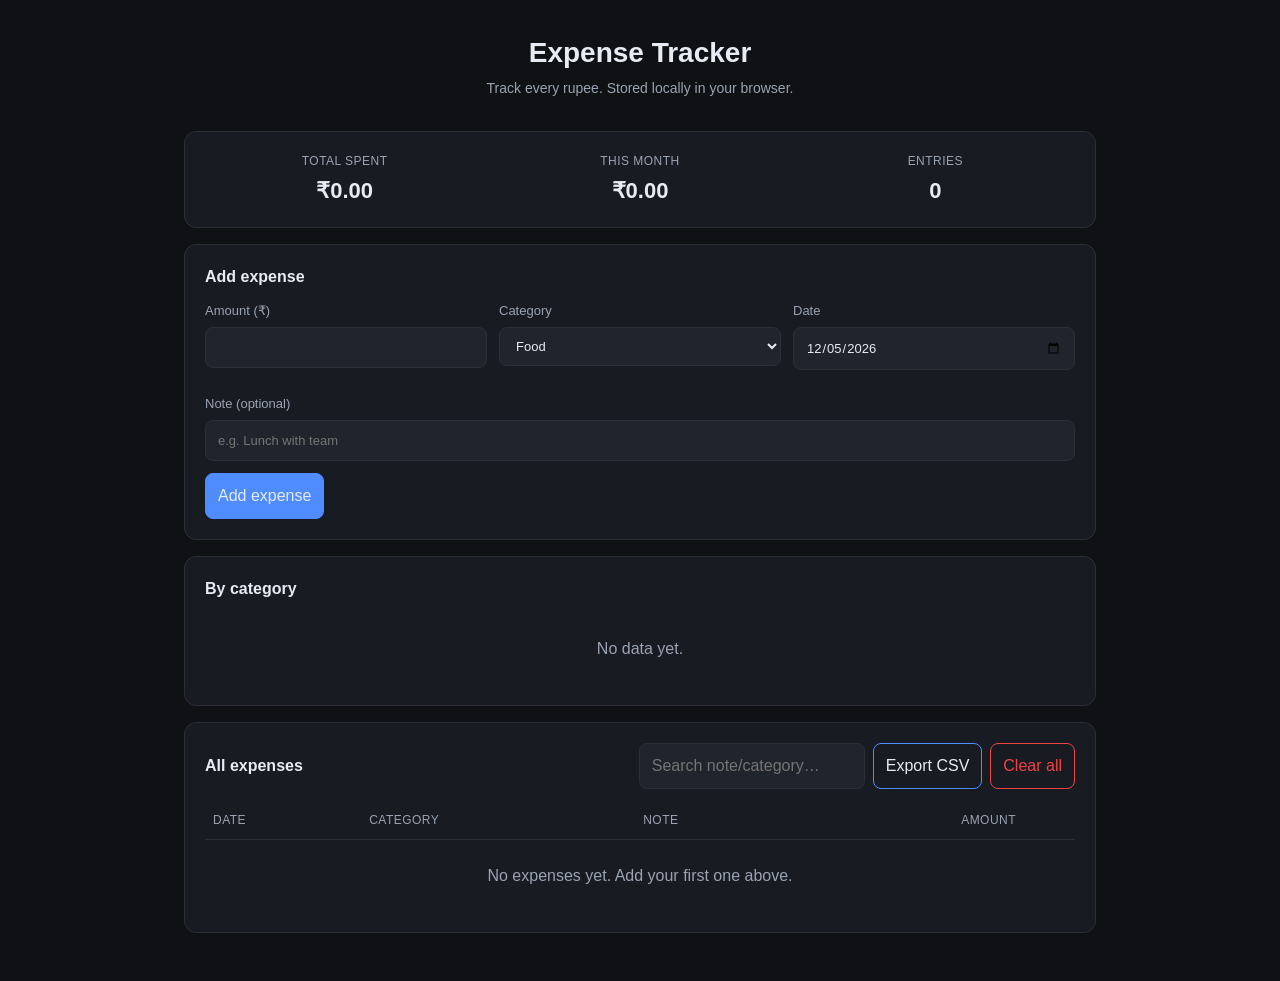
<file: index.html>
<!DOCTYPE html>
<html lang="en">
<head>
  <meta charset="UTF-8" />
  <meta name="viewport" content="width=device-width, initial-scale=1.0" />
  <title>Expense Tracker</title>
  <link rel="stylesheet" href="styles.css" />
</head>
<body>
  <header>
    <h1>Expense Tracker</h1>
    <p class="tagline">Track every rupee. Stored locally in your browser.</p>
  </header>

  <main>
    <section class="card summary">
      <div class="stat">
        <span class="label">Total spent</span>
        <span id="total" class="value">₹0.00</span>
      </div>
      <div class="stat">
        <span class="label">This month</span>
        <span id="month-total" class="value">₹0.00</span>
      </div>
      <div class="stat">
        <span class="label">Entries</span>
        <span id="count" class="value">0</span>
      </div>
    </section>

    <section class="card">
      <h2>Add expense</h2>
      <form id="expense-form">
        <div class="row">
          <label>
            Amount (₹)
            <input type="number" id="amount" step="0.01" min="0" required />
          </label>
          <label>
            Category
            <select id="category" required>
              <option value="Food">Food</option>
              <option value="Travel">Travel</option>
              <option value="Shopping">Shopping</option>
              <option value="Bills">Bills</option>
              <option value="Health">Health</option>
              <option value="Entertainment">Entertainment</option>
              <option value="Investment">Investment</option>
              <option value="Other">Other</option>
            </select>
          </label>
          <label>
            Date
            <input type="date" id="date" required />
          </label>
        </div>
        <label>
          Note (optional)
          <input type="text" id="note" maxlength="120" placeholder="e.g. Lunch with team" />
        </label>
        <button type="submit">Add expense</button>
      </form>
    </section>

    <section class="card">
      <div class="card-head">
        <h2>By category</h2>
      </div>
      <div id="by-category" class="by-category"></div>
    </section>

    <section class="card">
      <div class="card-head">
        <h2>All expenses</h2>
        <div class="actions">
          <input type="search" id="search" placeholder="Search note/category…" />
          <button id="export-btn" type="button">Export CSV</button>
          <button id="clear-btn" type="button" class="danger">Clear all</button>
        </div>
      </div>
      <div class="table-wrap">
        <table id="expense-table">
          <thead>
            <tr>
              <th>Date</th>
              <th>Category</th>
              <th>Note</th>
              <th class="num">Amount</th>
              <th></th>
            </tr>
          </thead>
          <tbody></tbody>
        </table>
        <p id="empty" class="empty">No expenses yet. Add your first one above.</p>
      </div>
    </section>
  </main>

  <script src="app.js"></script>
</body>
</html>
</file>
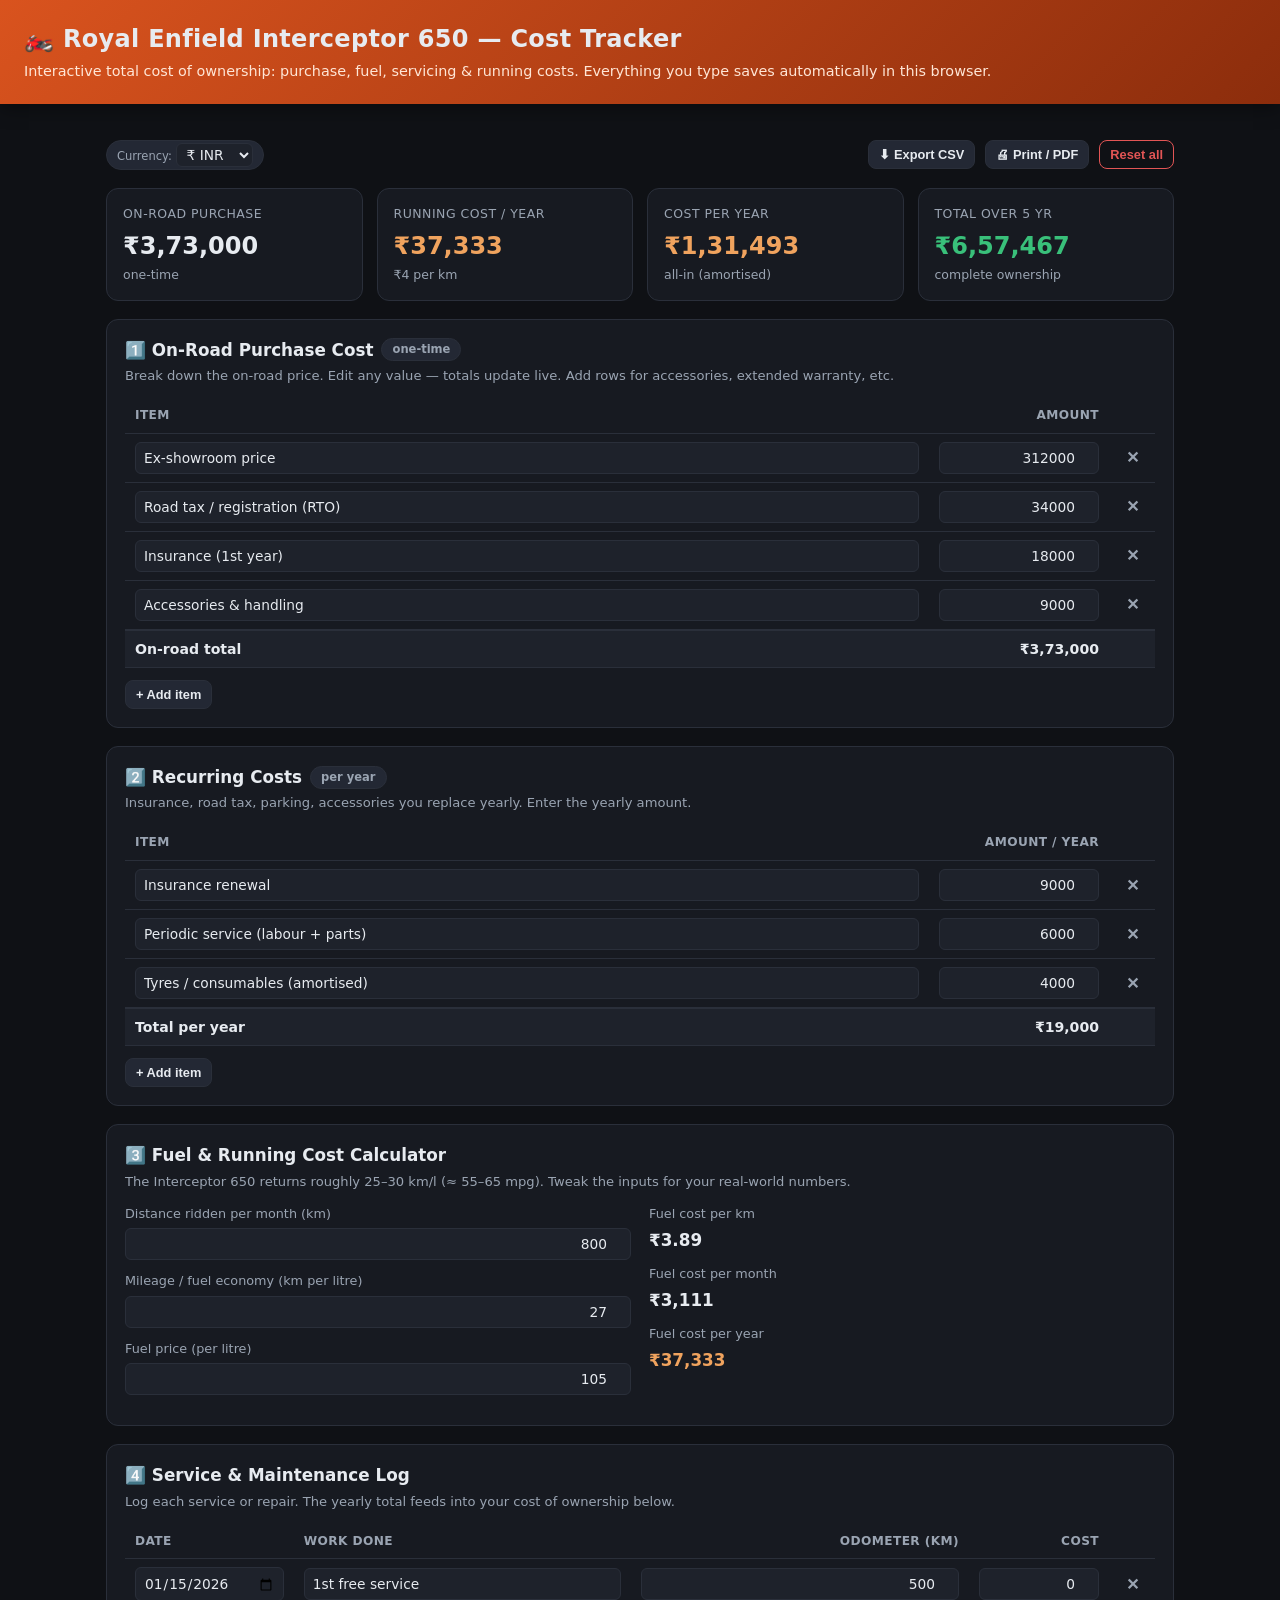
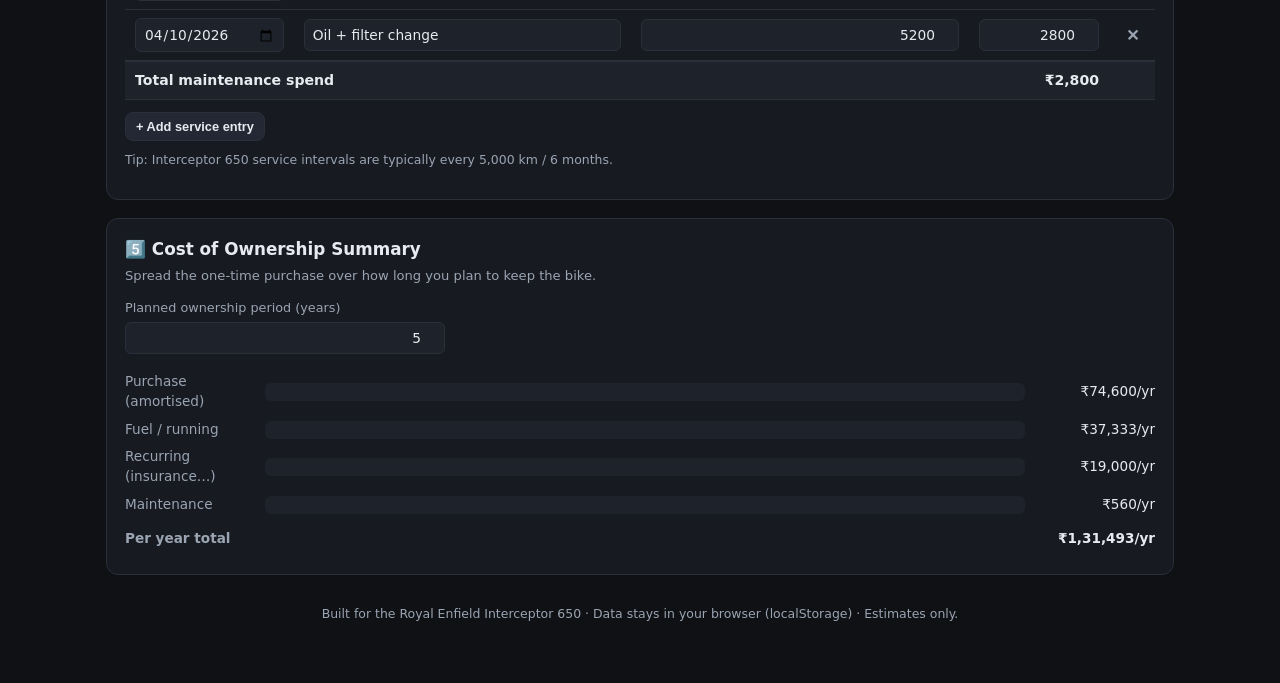
<file: interceptor-650-cost-tracker.html>
<!DOCTYPE html>
<html lang="en">
<head>
<meta charset="UTF-8" />
<meta name="viewport" content="width=device-width, initial-scale=1.0" />
<title>Royal Enfield Interceptor 650 — Cost Tracker</title>
<style>
  :root{
    --bg:#0f1115; --panel:#171a21; --panel2:#1e222b; --line:#2a2f3a;
    --txt:#e7ebf0; --muted:#9aa4b2; --accent:#d9531e; --accent2:#f0a35e;
    --green:#39c07a; --red:#e25555; --chip:#232834;
  }
  *{box-sizing:border-box}
  body{
    margin:0; font-family:"Segoe UI",system-ui,-apple-system,Roboto,sans-serif;
    background:var(--bg); color:var(--txt); line-height:1.45;
  }
  header{
    background:linear-gradient(135deg,#d9531e,#8c2d0c);
    padding:22px 24px; box-shadow:0 4px 18px rgba(0,0,0,.4);
  }
  header h1{margin:0; font-size:1.5rem; letter-spacing:.3px}
  header p{margin:4px 0 0; color:#ffe6d6; font-size:.9rem}
  .wrap{max-width:1100px; margin:0 auto; padding:20px 16px 60px}

  .toolbar{display:flex; flex-wrap:wrap; gap:10px; align-items:center; margin:16px 0}
  .toolbar .spacer{flex:1}
  button{
    background:var(--accent); color:#fff; border:none; border-radius:8px;
    padding:9px 14px; font-size:.85rem; cursor:pointer; font-weight:600;
    transition:.15s; white-space:nowrap;
  }
  button:hover{filter:brightness(1.08)}
  button.ghost{background:var(--chip); color:var(--txt); border:1px solid var(--line)}
  button.danger{background:transparent; color:var(--red); border:1px solid var(--red); padding:6px 10px; font-size:.8rem}
  button.sm{padding:6px 10px; font-size:.8rem}

  .cards{display:grid; grid-template-columns:repeat(auto-fit,minmax(180px,1fr)); gap:14px; margin:18px 0}
  .card{background:var(--panel); border:1px solid var(--line); border-radius:12px; padding:16px}
  .card .label{color:var(--muted); font-size:.78rem; text-transform:uppercase; letter-spacing:.5px}
  .card .value{font-size:1.5rem; font-weight:700; margin-top:6px}
  .card .sub{color:var(--muted); font-size:.78rem; margin-top:2px}
  .card.accent .value{color:var(--accent2)}
  .card.green .value{color:var(--green)}

  section{background:var(--panel); border:1px solid var(--line); border-radius:12px; padding:18px; margin:18px 0}
  section h2{margin:0 0 4px; font-size:1.05rem; display:flex; align-items:center; gap:8px}
  section .hint{color:var(--muted); font-size:.82rem; margin:0 0 14px}

  table{width:100%; border-collapse:collapse; font-size:.88rem}
  th,td{text-align:left; padding:8px 10px; border-bottom:1px solid var(--line)}
  th{color:var(--muted); font-weight:600; font-size:.76rem; text-transform:uppercase; letter-spacing:.4px}
  td.num,th.num{text-align:right}
  tfoot td, tr.total td{font-weight:700; border-top:2px solid var(--line); background:var(--panel2)}
  input,select{
    width:100%; background:var(--panel2); border:1px solid var(--line); color:var(--txt);
    border-radius:6px; padding:7px 8px; font-size:.86rem; font-family:inherit;
  }
  input:focus,select:focus{outline:1px solid var(--accent)}
  input[type=number]{text-align:right}
  .row-actions{width:46px; text-align:center}
  td .del{background:transparent; border:none; color:var(--muted); cursor:pointer; font-size:1rem; padding:2px 6px}
  td .del:hover{color:var(--red)}

  .grid2{display:grid; grid-template-columns:1fr 1fr; gap:18px}
  @media(max-width:760px){.grid2{grid-template-columns:1fr}}

  .field{display:flex; flex-direction:column; gap:5px; margin-bottom:12px}
  .field label{font-size:.8rem; color:var(--muted)}
  .field .out{font-weight:700; font-size:1.05rem}

  .bar-row{display:flex; align-items:center; gap:10px; margin:8px 0; font-size:.85rem}
  .bar-row .name{width:130px; color:var(--muted); flex-shrink:0}
  .bar-track{flex:1; background:var(--panel2); border-radius:6px; height:18px; overflow:hidden}
  .bar-fill{height:100%; background:linear-gradient(90deg,var(--accent),var(--accent2))}
  .bar-row .amt{width:120px; text-align:right; font-variant-numeric:tabular-nums}

  .pill{display:inline-block; background:var(--chip); border:1px solid var(--line); border-radius:20px; padding:2px 10px; font-size:.72rem; color:var(--muted)}
  .note{font-size:.78rem; color:var(--muted); margin-top:10px}
  footer{text-align:center; color:var(--muted); font-size:.78rem; margin-top:30px}
  a{color:var(--accent2)}
</style>
</head>
<body>
<header>
  <h1>🏍️ Royal Enfield Interceptor 650 — Cost Tracker</h1>
  <p>Interactive total cost of ownership: purchase, fuel, servicing &amp; running costs. Everything you type saves automatically in this browser.</p>
</header>

<div class="wrap">

  <div class="toolbar">
    <span class="pill">Currency: <select id="currency" style="width:auto;display:inline-block;padding:2px 6px">
      <option value="₹">₹ INR</option><option value="$">$ USD</option><option value="£">£ GBP</option><option value="€">€ EUR</option>
    </select></span>
    <span class="spacer"></span>
    <button class="ghost sm" id="exportCsv">⬇ Export CSV</button>
    <button class="ghost sm" id="printBtn">🖨 Print / PDF</button>
    <button class="danger sm" id="resetBtn">Reset all</button>
  </div>

  <!-- SUMMARY CARDS -->
  <div class="cards" id="summaryCards"></div>

  <!-- 1. PURCHASE / ON-ROAD COST -->
  <section>
    <h2>1️⃣ On-Road Purchase Cost <span class="pill">one-time</span></h2>
    <p class="hint">Break down the on-road price. Edit any value — totals update live. Add rows for accessories, extended warranty, etc.</p>
    <table id="purchaseTable">
      <thead>
        <tr><th>Item</th><th class="num" style="width:180px">Amount</th><th class="row-actions"></th></tr>
      </thead>
      <tbody></tbody>
      <tfoot>
        <tr class="total"><td>On-road total</td><td class="num" id="purchaseTotal">—</td><td></td></tr>
      </tfoot>
    </table>
    <button class="ghost sm" style="margin-top:12px" data-add="purchase">+ Add item</button>
  </section>

  <!-- 2. RECURRING / ANNUAL COSTS -->
  <section>
    <h2>2️⃣ Recurring Costs <span class="pill">per year</span></h2>
    <p class="hint">Insurance, road tax, parking, accessories you replace yearly. Enter the yearly amount.</p>
    <table id="recurringTable">
      <thead>
        <tr><th>Item</th><th class="num" style="width:180px">Amount / year</th><th class="row-actions"></th></tr>
      </thead>
      <tbody></tbody>
      <tfoot>
        <tr class="total"><td>Total per year</td><td class="num" id="recurringTotal">—</td><td></td></tr>
      </tfoot>
    </table>
    <button class="ghost sm" style="margin-top:12px" data-add="recurring">+ Add item</button>
  </section>

  <!-- 3. RUNNING COST CALCULATOR -->
  <section>
    <h2>3️⃣ Fuel &amp; Running Cost Calculator</h2>
    <p class="hint">The Interceptor 650 returns roughly 25–30 km/l (≈ 55–65 mpg). Tweak the inputs for your real-world numbers.</p>
    <div class="grid2">
      <div>
        <div class="field"><label>Distance ridden per month (km)</label><input type="number" id="kmPerMonth" value="800"></div>
        <div class="field"><label>Mileage / fuel economy (km per litre)</label><input type="number" id="mileage" value="27"></div>
        <div class="field"><label>Fuel price (per litre)</label><input type="number" id="fuelPrice" value="105"></div>
      </div>
      <div>
        <div class="field"><label>Fuel cost per km</label><span class="out" id="costPerKm">—</span></div>
        <div class="field"><label>Fuel cost per month</label><span class="out" id="fuelPerMonth">—</span></div>
        <div class="field"><label>Fuel cost per year</label><span class="out accent" id="fuelPerYear" style="color:var(--accent2)">—</span></div>
      </div>
    </div>
  </section>

  <!-- 4. SERVICE / MAINTENANCE LOG -->
  <section>
    <h2>4️⃣ Service &amp; Maintenance Log</h2>
    <p class="hint">Log each service or repair. The yearly total feeds into your cost of ownership below.</p>
    <table id="serviceTable">
      <thead>
        <tr><th style="width:120px">Date</th><th>Work done</th><th class="num">Odometer (km)</th><th class="num" style="width:140px">Cost</th><th class="row-actions"></th></tr>
      </thead>
      <tbody></tbody>
      <tfoot>
        <tr class="total"><td colspan="3">Total maintenance spend</td><td class="num" id="serviceTotal">—</td><td></td></tr>
      </tfoot>
    </table>
    <button class="ghost sm" style="margin-top:12px" data-add="service">+ Add service entry</button>
    <p class="note">Tip: Interceptor 650 service intervals are typically every 5,000 km / 6 months.</p>
  </section>

  <!-- 5. OWNERSHIP SUMMARY -->
  <section>
    <h2>5️⃣ Cost of Ownership Summary</h2>
    <p class="hint">Spread the one-time purchase over how long you plan to keep the bike.</p>
    <div class="field" style="max-width:320px">
      <label>Planned ownership period (years)</label>
      <input type="number" id="ownYears" value="5" min="1">
    </div>
    <div id="ownerBars" style="margin-top:18px"></div>
  </section>

  <footer>
    Built for the Royal Enfield Interceptor 650 · Data stays in your browser (localStorage) · Estimates only.
  </footer>
</div>

<script>
(function(){
  "use strict";
  const LS_KEY = "int650_cost_tracker_v1";

  // ---------- Default data ----------
  const defaults = {
    currency: "₹",
    purchase: [
      {item:"Ex-showroom price", amount:312000},
      {item:"Road tax / registration (RTO)", amount:34000},
      {item:"Insurance (1st year)", amount:18000},
      {item:"Accessories & handling", amount:9000},
    ],
    recurring: [
      {item:"Insurance renewal", amount:9000},
      {item:"Periodic service (labour + parts)", amount:6000},
      {item:"Tyres / consumables (amortised)", amount:4000},
    ],
    service: [
      {date:"2026-01-15", work:"1st free service", odo:500, cost:0},
      {date:"2026-04-10", work:"Oil + filter change", odo:5200, cost:2800},
    ],
    kmPerMonth:800, mileage:27, fuelPrice:105, ownYears:5
  };

  let data = load();

  function load(){
    try{
      const raw = localStorage.getItem(LS_KEY);
      if(raw) return Object.assign(JSON.parse(JSON.stringify(defaults)), JSON.parse(raw));
    }catch(e){}
    return JSON.parse(JSON.stringify(defaults));
  }
  function save(){ try{ localStorage.setItem(LS_KEY, JSON.stringify(data)); }catch(e){} }

  // ---------- Helpers ----------
  const $ = s => document.querySelector(s);
  const cur = () => data.currency || "₹";
  function fmt(n){
    if(isNaN(n)) n = 0;
    return cur() + Math.round(n).toLocaleString("en-IN");
  }
  function num(v){ const n = parseFloat(v); return isNaN(n) ? 0 : n; }

  // ---------- Render editable tables ----------
  function renderSimpleTable(key, tbodyId){
    const tbody = document.querySelector(tbodyId);
    tbody.innerHTML = "";
    data[key].forEach((row, i) => {
      const tr = document.createElement("tr");
      tr.innerHTML =
        `<td><input data-k="${key}" data-i="${i}" data-f="item" value="${escape(row.item)}"></td>`+
        `<td class="num"><input type="number" data-k="${key}" data-i="${i}" data-f="amount" value="${row.amount}"></td>`+
        `<td class="row-actions"><button class="del" data-del="${key}" data-i="${i}" title="Delete">✕</button></td>`;
      tbody.appendChild(tr);
    });
  }

  function renderServiceTable(){
    const tbody = $("#serviceTable tbody");
    tbody.innerHTML = "";
    data.service.forEach((row,i)=>{
      const tr = document.createElement("tr");
      tr.innerHTML =
        `<td><input type="date" data-k="service" data-i="${i}" data-f="date" value="${row.date||""}"></td>`+
        `<td><input data-k="service" data-i="${i}" data-f="work" value="${escape(row.work)}"></td>`+
        `<td class="num"><input type="number" data-k="service" data-i="${i}" data-f="odo" value="${row.odo}"></td>`+
        `<td class="num"><input type="number" data-k="service" data-i="${i}" data-f="cost" value="${row.cost}"></td>`+
        `<td class="row-actions"><button class="del" data-del="service" data-i="${i}" title="Delete">✕</button></td>`;
      tbody.appendChild(tr);
    });
  }

  function escape(s){ return String(s==null?"":s).replace(/"/g,"&quot;"); }

  // ---------- Calculations & summary ----------
  function sum(arr, f){ return arr.reduce((a,r)=>a+num(r[f]),0); }

  function recalc(){
    const purchaseTotal = sum(data.purchase,"amount");
    const recurringTotal = sum(data.recurring,"amount");
    const serviceTotal = sum(data.service,"cost");

    $("#purchaseTotal").textContent = fmt(purchaseTotal);
    $("#recurringTotal").textContent = fmt(recurringTotal);
    $("#serviceTotal").textContent = fmt(serviceTotal);

    // Fuel calc
    const kmPM = num(data.kmPerMonth), mil = num(data.mileage), fp = num(data.fuelPrice);
    const costPerKm = mil>0 ? fp/mil : 0;
    const fuelPM = costPerKm * kmPM;
    const fuelPY = fuelPM * 12;
    $("#costPerKm").textContent = cur() + costPerKm.toFixed(2);
    $("#fuelPerMonth").textContent = fmt(fuelPM);
    $("#fuelPerYear").textContent = fmt(fuelPY);

    // Ownership summary
    const years = Math.max(1, num(data.ownYears));
    const purchasePerYear = purchaseTotal / years;
    // logged maintenance is cumulative-to-date; annualise over ownership for fairness
    const servicePerYear = serviceTotal / years;
    const annual = purchasePerYear + recurringTotal + fuelPY + servicePerYear;
    const grandTotal = annual * years;

    // Summary cards
    const cards = [
      {label:"On-road purchase", value:fmt(purchaseTotal), sub:"one-time", cls:""},
      {label:"Running cost / year", value:fmt(fuelPY), sub:fmt(costPerKm)+" per km", cls:"accent"},
      {label:"Cost per year", value:fmt(annual), sub:"all-in (amortised)", cls:"accent"},
      {label:"Total over "+years+" yr", value:fmt(grandTotal), sub:"complete ownership", cls:"green"},
    ];
    $("#summaryCards").innerHTML = cards.map(c=>
      `<div class="card ${c.cls}"><div class="label">${c.label}</div><div class="value">${c.value}</div><div class="sub">${c.sub}</div></div>`
    ).join("");

    // Ownership breakdown bars (annual)
    const parts = [
      {name:"Purchase (amortised)", amt:purchasePerYear},
      {name:"Fuel / running", amt:fuelPY},
      {name:"Recurring (insurance…)", amt:recurringTotal},
      {name:"Maintenance", amt:servicePerYear},
    ];
    const max = Math.max(1, ...parts.map(p=>p.amt));
    $("#ownerBars").innerHTML = parts.map(p=>
      `<div class="bar-row"><span class="name">${p.name}</span>`+
      `<span class="bar-track"><span class="bar-fill" style="width:${(p.amt/max*100).toFixed(1)}%"></span></span>`+
      `<span class="amt">${fmt(p.amt)}/yr</span></div>`
    ).join("") +
      `<div class="bar-row" style="margin-top:14px;font-weight:700">`+
      `<span class="name">Per year total</span>`+
      `<span class="bar-track" style="background:transparent"></span>`+
      `<span class="amt">${fmt(annual)}/yr</span></div>`;
  }

  // ---------- Events ----------
  document.addEventListener("input", e=>{
    const t = e.target;
    if(t.dataset.k){
      const {k,i,f} = t.dataset;
      data[k][i][f] = (f==="item"||f==="work"||f==="date") ? t.value : num(t.value);
      // amount-like fields keep raw number
      if(f==="odo"||f==="cost"||f==="amount") data[k][i][f] = num(t.value);
      save(); recalc();
    }
    if(["kmPerMonth","mileage","fuelPrice","ownYears"].includes(t.id)){
      data[t.id] = num(t.value); save(); recalc();
    }
  });

  document.addEventListener("click", e=>{
    const t = e.target;
    if(t.dataset.add){
      const k = t.dataset.add;
      if(k==="purchase"||k==="recurring") data[k].push({item:"New item", amount:0});
      renderAll(); save(); recalc();
    }
    if(t.dataset.del!=null && t.classList.contains("del")){
      const k = t.dataset.del, i = +t.dataset.i;
      data[k].splice(i,1); renderAll(); save(); recalc();
    }
  });

  // add service handled by generic add
  document.querySelector('[data-add="service"]').addEventListener("click", ()=>{
    data.service.push({date:new Date().toISOString().slice(0,10), work:"Service", odo:0, cost:0});
    renderAll(); save(); recalc();
  });

  $("#currency").addEventListener("change", e=>{ data.currency = e.target.value; save(); recalc(); });

  $("#resetBtn").addEventListener("click", ()=>{
    if(confirm("Reset all data to defaults? This cannot be undone.")){
      localStorage.removeItem(LS_KEY); data = JSON.parse(JSON.stringify(defaults));
      initInputs(); renderAll(); recalc();
    }
  });

  $("#printBtn").addEventListener("click", ()=>window.print());

  $("#exportCsv").addEventListener("click", ()=>{
    let csv = "Section,Item,Detail,Amount\n";
    const q = s => '"'+String(s).replace(/"/g,'""')+'"';
    data.purchase.forEach(r=>csv+=`Purchase,${q(r.item)},,${num(r.amount)}\n`);
    data.recurring.forEach(r=>csv+=`Recurring/yr,${q(r.item)},,${num(r.amount)}\n`);
    data.service.forEach(r=>csv+=`Service,${q(r.work)},${q(r.date+" / "+r.odo+"km")},${num(r.cost)}\n`);
    const blob = new Blob([csv],{type:"text/csv"});
    const a = document.createElement("a");
    a.href = URL.createObjectURL(blob); a.download = "interceptor650-costs.csv"; a.click();
  });

  // ---------- Init ----------
  function initInputs(){
    $("#currency").value = data.currency;
    $("#kmPerMonth").value = data.kmPerMonth;
    $("#mileage").value = data.mileage;
    $("#fuelPrice").value = data.fuelPrice;
    $("#ownYears").value = data.ownYears;
  }
  function renderAll(){
    renderSimpleTable("purchase","#purchaseTable tbody");
    renderSimpleTable("recurring","#recurringTable tbody");
    renderServiceTable();
  }

  initInputs();
  renderAll();
  recalc();
})();
</script>
</body>
</html>
</file>
<file: styles.css>
:root {
  --bg: #0f1115;
  --surface: #181b22;
  --surface-2: #20242d;
  --border: #2a2f3a;
  --text: #e7ebf3;
  --muted: #9aa3b2;
  --accent: #4f8cff;
  --accent-hover: #3a78f0;
  --danger: #ef4444;
  --success: #22c55e;
}

* { box-sizing: border-box; }

body {
  margin: 0;
  font-family: -apple-system, BlinkMacSystemFont, "Segoe UI", Roboto, sans-serif;
  background: var(--bg);
  color: var(--text);
  line-height: 1.5;
}

header {
  padding: 32px 24px 16px;
  text-align: center;
}

header h1 { margin: 0 0 4px; font-size: 28px; }
.tagline { margin: 0; color: var(--muted); font-size: 14px; }

main {
  max-width: 960px;
  margin: 0 auto;
  padding: 16px 24px 48px;
  display: grid;
  gap: 16px;
}

.card {
  background: var(--surface);
  border: 1px solid var(--border);
  border-radius: 12px;
  padding: 20px;
}

.card h2 { margin: 0 0 12px; font-size: 16px; font-weight: 600; }

.card-head {
  display: flex;
  justify-content: space-between;
  align-items: center;
  gap: 12px;
  flex-wrap: wrap;
  margin-bottom: 12px;
}
.card-head h2 { margin: 0; }
.actions { display: flex; gap: 8px; flex-wrap: wrap; }

.summary {
  display: grid;
  grid-template-columns: repeat(3, 1fr);
  gap: 16px;
  text-align: center;
}
.stat { display: flex; flex-direction: column; gap: 4px; }
.stat .label { color: var(--muted); font-size: 12px; text-transform: uppercase; letter-spacing: 0.04em; }
.stat .value { font-size: 22px; font-weight: 600; }

form .row {
  display: grid;
  grid-template-columns: repeat(3, 1fr);
  gap: 12px;
  margin-bottom: 12px;
}

label {
  display: flex;
  flex-direction: column;
  gap: 6px;
  font-size: 13px;
  color: var(--muted);
  margin-bottom: 12px;
}

input, select, button {
  font: inherit;
  color: var(--text);
  background: var(--surface-2);
  border: 1px solid var(--border);
  border-radius: 8px;
  padding: 10px 12px;
  outline: none;
}

input:focus, select:focus { border-color: var(--accent); }

button {
  cursor: pointer;
  background: var(--accent);
  border-color: var(--accent);
  font-weight: 500;
  transition: background 0.15s;
}
button:hover { background: var(--accent-hover); border-color: var(--accent-hover); }
button.danger { background: transparent; color: var(--danger); border-color: var(--danger); }
button.danger:hover { background: var(--danger); color: #fff; }
#export-btn { background: transparent; color: var(--text); }
#export-btn:hover { background: var(--surface-2); }

.by-category {
  display: grid;
  grid-template-columns: repeat(auto-fill, minmax(180px, 1fr));
  gap: 10px;
}
.cat-pill {
  background: var(--surface-2);
  border: 1px solid var(--border);
  border-radius: 8px;
  padding: 10px 12px;
}
.cat-pill .name { display: block; color: var(--muted); font-size: 12px; text-transform: uppercase; letter-spacing: 0.04em; }
.cat-pill .amt { display: block; font-size: 16px; font-weight: 600; margin-top: 2px; }
.cat-pill .bar {
  margin-top: 8px;
  height: 4px;
  background: var(--border);
  border-radius: 2px;
  overflow: hidden;
}
.cat-pill .bar > div { height: 100%; background: var(--accent); }

.table-wrap { overflow-x: auto; }
table { width: 100%; border-collapse: collapse; font-size: 14px; }
th, td { text-align: left; padding: 10px 8px; border-bottom: 1px solid var(--border); }
th { color: var(--muted); font-weight: 500; font-size: 12px; text-transform: uppercase; letter-spacing: 0.04em; }
td.num, th.num { text-align: right; font-variant-numeric: tabular-nums; }
td .del {
  background: transparent;
  border: none;
  color: var(--muted);
  padding: 4px 8px;
  cursor: pointer;
  border-radius: 6px;
}
td .del:hover { color: var(--danger); background: var(--surface-2); }

.empty { color: var(--muted); text-align: center; padding: 24px 0; margin: 0; }

@media (max-width: 600px) {
  .summary { grid-template-columns: 1fr; }
  form .row { grid-template-columns: 1fr; }
}
</file>
